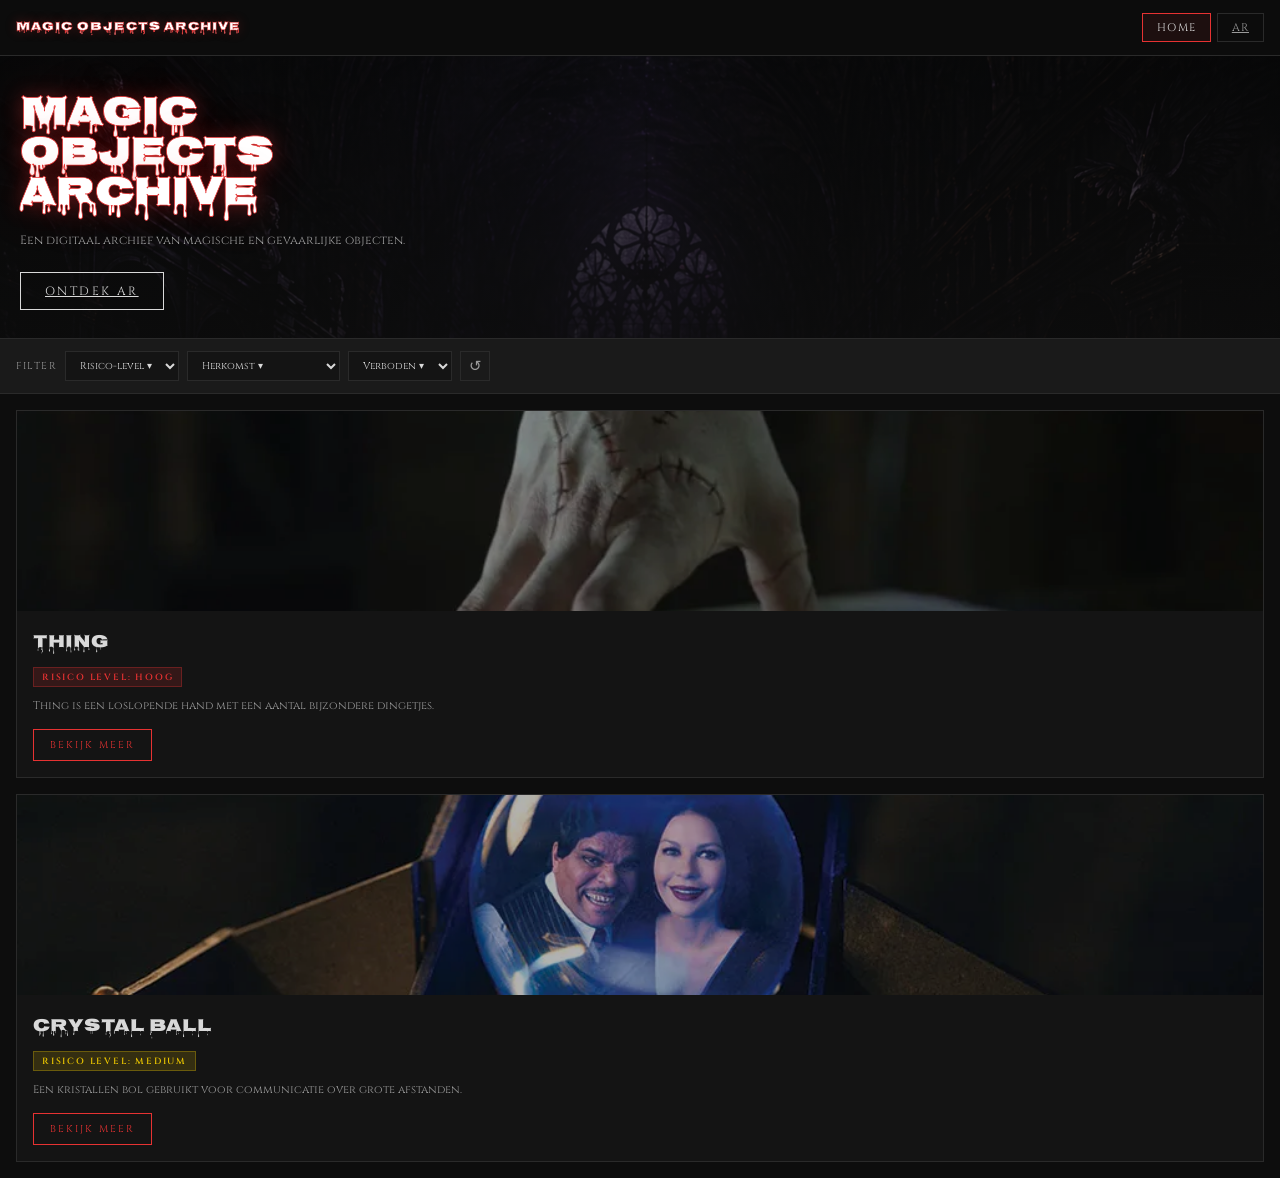
<file: index.html>
<!DOCTYPE html>
<html lang="nl">
<head>
  <meta charset="UTF-8">
  <meta name="viewport" content="width=device-width, initial-scale=1.0">
  <title>Magic Objects Archive</title>
  <link href="https://fonts.googleapis.com/css2?family=Nosifer&family=Cinzel:wght@400;600&family=Cinzel+Decorative:wght@400&display=swap" rel="stylesheet">
  <link rel="stylesheet" href="style.css">
</head>
<body>

<!-- Navigatie -->
<nav>
  <div class="nav-logo">MAGIC OBJECTS ARCHIVE</div>
  <div class="nav-knoppen">
    <button class="nav-knop actief" onclick="showPage('home')">Home</button>
    <a href="ar.html" class="nav-knop">AR</a>
  </div>
</nav>

<!-- Homepage -->
<div id="pagina-home" class="pagina actief">

  <div class="hero">
    <h1 class="hero-titel">MAGIC<br>OBJECTS<br>ARCHIVE</h1>
    <p class="hero-tekst">Een digitaal archief van magische en gevaarlijke objecten.</p>
    <a href="ar.html" class="knop-rood">ONTDEK AR</a>
  </div>

  <div class="filter-balk">
    <span class="filter-label">Filter</span>
    <select class="filter-select" id="filter-risico" onchange="filterToepassen()">
      <option value="">Risico-level ▾</option>
      <option value="hoog">Hoog</option>
      <option value="medium">Medium</option>
      <option value="laag">Laag</option>
    </select>
    <select class="filter-select" id="filter-herkomst" onchange="filterToepassen()">
      <option value="">Herkomst ▾</option>
      <option value="onbekend">Onbekend</option>
      <option value="nevermore">Nevermore Academy</option>
      <option value="addams">Addams Familie</option>
    </select>
    <select class="filter-select" id="filter-verboden" onchange="filterToepassen()">
      <option value="">Verboden ▾</option>
      <option value="ja">Verboden</option>
      <option value="nee">Toegestaan</option>
    </select>
    <button class="filter-reset" onclick="filterResetten()" title="Reset filters">↺</button>
  </div>

  <div class="objecten-lijst" id="objecten-lijst">
    <!-- Wordt ingeladen via JavaScript -->
  </div>

</div>

<!-- Detail pagina -->
<div id="pagina-detail" class="pagina">
  <button class="terug-knop" onclick="showPage('home')">← TERUG</button>
  <div id="detail-inhoud"></div>
</div>



<!-- Fout modal -->
<div class="modal-achtergrond" id="fout-modal" onclick="modalSluiten(event)">
  <div class="modal-box">
    <div class="modal-hoofd">
      <span class="modal-hoofd-tekst">Er is een fout opgetreden!</span>
      <button class="modal-sluit" onclick="closeModal()">✕</button>
    </div>
    <div class="modal-inhoud" id="modal-tekst">
      <strong>AR kan niet geladen worden, omdat er geen cameratoesteming is.</strong>
      Ga naar instellingen en zet cameratoesteming aan!
    </div>
    <div class="modal-footer">
      <button class="modal-sluit-knop" onclick="closeModal()">Sluiten</button>
    </div>
  </div>
</div>


<script src="script.js"></script>
</body>
</html>
</file>
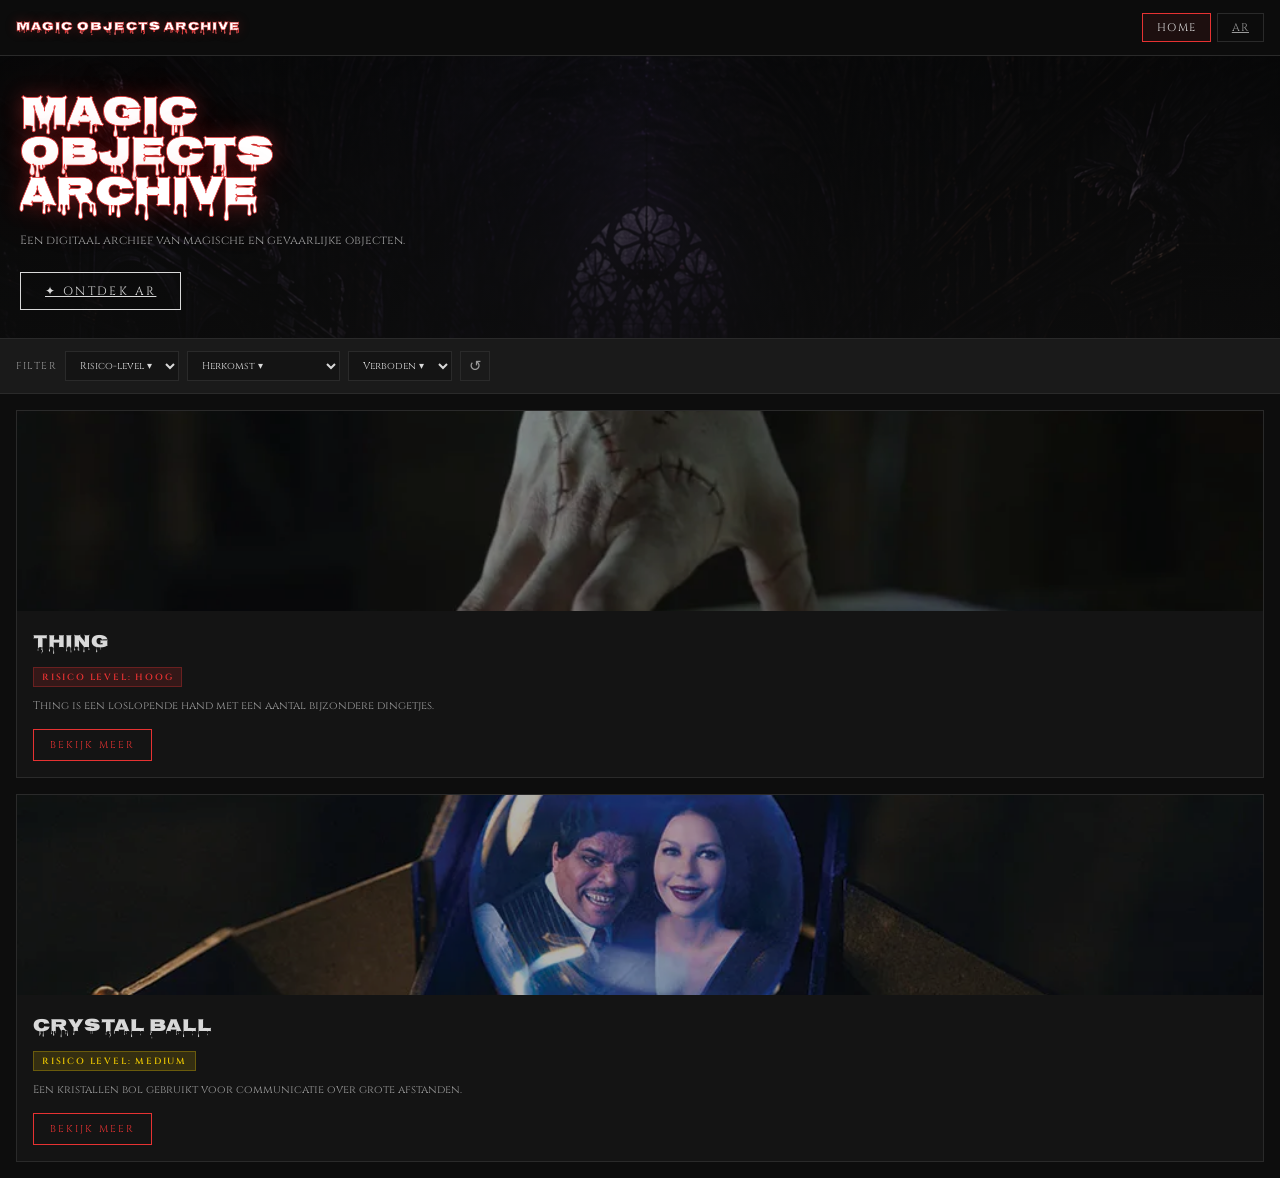
<file: magic-objects-archive.html>
<!DOCTYPE html>
<html lang="nl">
<head>
  <meta charset="UTF-8">
  <meta name="viewport" content="width=device-width, initial-scale=1.0">
  <title>Magic Objects Archive</title>
  <link href="https://fonts.googleapis.com/css2?family=Nosifer&family=Cinzel:wght@400;600&family=Cinzel+Decorative:wght@400&display=swap" rel="stylesheet">
  <link rel="stylesheet" href="style.css">
</head>
<body>

<!-- Navigatie -->
<nav>
  <div class="nav-logo">MAGIC OBJECTS ARCHIVE</div>
  <div class="nav-knoppen">
    <button class="nav-knop actief" onclick="showPage('home')">Home</button>
    <a href="ar.html" class="nav-knop">AR</a>
  </div>
</nav>

<!-- Homepage -->
<div id="pagina-home" class="pagina actief">

  <div class="hero">
    <h1 class="hero-titel">MAGIC<br>OBJECTS<br>ARCHIVE</h1>
    <p class="hero-tekst">Een digitaal archief van magische en gevaarlijke objecten.</p>
    <a href="ar.html" class="knop-rood">✦ ONTDEK AR</a>
  </div>

  <div class="filter-balk">
    <span class="filter-label">Filter</span>
    <select class="filter-select" id="filter-risico" onchange="filterToepassen()">
      <option value="">Risico-level ▾</option>
      <option value="hoog">Hoog</option>
      <option value="medium">Medium</option>
      <option value="laag">Laag</option>
    </select>
    <select class="filter-select" id="filter-herkomst" onchange="filterToepassen()">
      <option value="">Herkomst ▾</option>
      <option value="onbekend">Onbekend</option>
      <option value="nevermore">Nevermore Academy</option>
      <option value="addams">Addams Familie</option>
    </select>
    <select class="filter-select" id="filter-verboden" onchange="filterToepassen()">
      <option value="">Verboden ▾</option>
      <option value="ja">Verboden</option>
      <option value="nee">Toegestaan</option>
    </select>
    <button class="filter-reset" onclick="filterResetten()" title="Reset filters">↺</button>
  </div>

  <div class="objecten-lijst" id="objecten-lijst">
    <!-- Wordt ingeladen via JavaScript -->
  </div>

</div>

<!-- Detail pagina -->
<div id="pagina-detail" class="pagina">
  <button class="terug-knop" onclick="showPage('home')">← TERUG</button>
  <div id="detail-inhoud"></div>
</div>



<!-- Fout modal -->
<div class="modal-achtergrond" id="fout-modal" onclick="modalSluiten(event)">
  <div class="modal-box">
    <div class="modal-hoofd">
      <span class="modal-hoofd-tekst">⚠ Er is een fout opgetreden!</span>
      <button class="modal-sluit" onclick="closeModal()">✕</button>
    </div>
    <div class="modal-inhoud" id="modal-tekst">
      <strong>AR kan niet geladen worden, omdat er geen cameratoesteming is.</strong>
      Ga naar instellingen en zet cameratoesteming aan!
    </div>
    <div class="modal-footer">
      <button class="modal-sluit-knop" onclick="closeModal()">Sluiten</button>
    </div>
  </div>
</div>


<script src="script.js"></script>
</body>
</html>
</file>
<file: style.css>
/* Kleuren */
:root {
  --zwart: #0D0D0D;
  --donkergrijs: #1A1A1A;
  --kaartkleur: #141414;
  --tekst: #D9D9D9;
  --tekst-alt: #9A9A9A;
  --rood: #E63232;
  --paars: #9561D0;
  --goud: #E6C200;
  --rand: #2A2A2A;
  --nav-hoogte: 56px;
}

* {
  margin: 0;
  padding: 0;
  box-sizing: border-box;
}

body {
  background-color: var(--zwart);
  color: var(--tekst);
  font-family: 'Cinzel', serif;
  min-height: 100vh;
}

/* Navigatie */
nav {
  position: fixed;
  top: 0;
  left: 0;
  right: 0;
  height: var(--nav-hoogte);
  background-color: rgba(13, 13, 13, 0.95);
  border-bottom: 1px solid var(--rand);
  display: flex;
  align-items: center;
  justify-content: space-between;
  padding: 0 16px;
  z-index: 100;
}

.nav-logo {
  font-family: 'Nosifer', cursive;
  font-size: 12px;
  letter-spacing: 0.08em;
  text-transform: uppercase;
  color: #fff;
  -webkit-text-stroke: 0.5px var(--rood);
  text-shadow: 0 0 12px rgba(230, 50, 50, 0.35);
}

.nav-knoppen {
  display: flex;
  gap: 6px;
}

.nav-knop {
  background: none;
  border: 1px solid var(--rand);
  color: var(--tekst-alt);
  font-family: 'Cinzel', serif;
  font-size: 11px;
  letter-spacing: 0.1em;
  padding: 6px 14px;
  cursor: pointer;
  text-transform: uppercase;
}

.nav-knop:hover,
.nav-knop.actief {
  border-color: var(--rood);
  color: var(--tekst);
  background-color: rgba(230, 50, 50, 0.08);
}

/* Pagina's */
.pagina {
  display: none;
  padding-top: var(--nav-hoogte);
  min-height: 100vh;
}

.pagina.actief {
  display: block;
}

/* Hero sectie */
.hero {
  padding: 40px 20px 28px;
  position: relative;
  overflow: hidden;
  background-image: url('img/hero-banner-image.png');
  background-size: cover;
  background-position: center top;
}

.hero::before {
  content: '';
  position: absolute;
  top: 0; left: 0; right: 0; bottom: 0;
  background: linear-gradient(to bottom, rgba(13,13,13,0.55) 0%, rgba(13,13,13,0.88) 100%);
  pointer-events: none;
}

.hero > * {
  position: relative;
  z-index: 1;
}

.hero-titel {
  font-family: 'Nosifer', cursive;
  font-size: 40px;
  line-height: 1;
  color: #fff;
  -webkit-text-stroke: 0.75px var(--rood);
  text-shadow: 0 0 20px rgba(230, 50, 50, 0.4), 0 0 60px rgba(230, 50, 50, 0.15);
  animation: flikkeren 6s infinite;
}

@keyframes flikkeren {
  0%, 97%, 100% { opacity: 1; }
  98% { opacity: 0.8; }
  99% { opacity: 1; }
}


.hero-tekst {
  font-size: 12px;
  color: var(--tekst-alt);
  margin-top: 14px;
  line-height: 1.7;
}

.knop-rood {
  display: inline-block;
  margin-top: 22px;
  padding: 10px 24px;
  background-color: transparent;
  color: var(--tekst);
  font-family: 'Cinzel', serif;
  font-size: 12px;
  letter-spacing: 0.2em;
  text-transform: uppercase;
  border: 1px solid var(--tekst);
  cursor: pointer;
}

.knop-rood:hover {
  border-color: var(--rood);
  color: var(--rood);
}

/* Filter balk */
.filter-balk {
  display: flex;
  align-items: center;
  gap: 8px;
  padding: 12px 16px;
  background-color: var(--donkergrijs);
  border-top: 1px solid var(--rand);
  border-bottom: 1px solid var(--rand);
  overflow-x: auto;
}

.filter-label {
  font-size: 10px;
  letter-spacing: 0.15em;
  color: var(--tekst-alt);
  text-transform: uppercase;
  white-space: nowrap;
  flex-shrink: 0;
}

.filter-select {
  background-color: var(--kaartkleur);
  border: 1px solid var(--rand);
  color: var(--tekst);
  font-family: 'Cinzel', serif;
  font-size: 10px;
  padding: 6px 10px;
  cursor: pointer;
  outline: none;
  flex-shrink: 0;
}

.filter-reset {
  background: none;
  border: 1px solid var(--rand);
  color: var(--tekst-alt);
  font-size: 15px;
  width: 30px;
  height: 30px;
  cursor: pointer;
  flex-shrink: 0;
}

.filter-reset:hover {
  border-color: var(--rood);
  color: var(--rood);
}

/* Object kaarten */
.objecten-lijst {
  padding: 16px;
  display: flex;
  flex-direction: column;
  gap: 16px;
}

.object-kaart {
  background-color: var(--kaartkleur);
  border: 1px solid var(--rand);
  cursor: pointer;
  overflow: hidden;
}

.object-kaart:hover {
  border-color: var(--rood);
}

.kaart-afbeelding {
  width: 100%;
  height: 200px;
  object-fit: cover;
  display: block;
  filter: brightness(0.7);
}

.object-kaart:hover .kaart-afbeelding {
  filter: brightness(0.85);
}

.kaart-inhoud {
  padding: 16px;
}

.kaart-naam {
  font-family: 'Nosifer', cursive;
  font-size: 18px;
  color: var(--tekst);
}

/* Risico badge */
.risico-badge {
  display: inline-block;
  padding: 3px 8px;
  font-size: 9px;
  letter-spacing: 0.2em;
  text-transform: uppercase;
  font-weight: 600;
  margin-top: 8px;
  border: 1px solid;
}

.risico-hoog {
  background-color: rgba(230, 50, 50, 0.15);
  color: var(--rood);
  border-color: rgba(230, 50, 50, 0.3);
}

.risico-medium {
  background-color: rgba(230, 194, 0, 0.15);
  color: var(--goud);
  border-color: rgba(230, 194, 0, 0.3);
}

.risico-laag {
  background-color: rgba(149, 97, 208, 0.15);
  color: var(--paars);
  border-color: rgba(149, 97, 208, 0.3);
}

.kaart-beschrijving {
  font-size: 11px;
  color: var(--tekst-alt);
  margin-top: 10px;
  line-height: 1.6;
}

.kaart-knop {
  display: inline-block;
  margin-top: 14px;
  padding: 8px 16px;
  border: 1px solid var(--rood);
  color: var(--rood);
  font-size: 10px;
  letter-spacing: 0.2em;
  text-transform: uppercase;
  cursor: pointer;
  background: none;
  font-family: 'Cinzel', serif;
}

.kaart-knop:hover {
  background-color: rgba(230, 50, 50, 0.1);
}

/* Terug knop */
.terug-knop {
  display: flex;
  align-items: center;
  gap: 8px;
  padding: 16px;
  color: var(--tekst-alt);
  font-size: 11px;
  letter-spacing: 0.15em;
  text-transform: uppercase;
  cursor: pointer;
  background: none;
  border: none;
  font-family: 'Cinzel', serif;
}

.terug-knop:hover {
  color: var(--tekst);
}

/* Detail pagina */
.detail-afbeelding {
  width: 100%;
  height: 240px;
  object-fit: cover;
  display: block;
  filter: brightness(0.7);
  border-bottom: 2px solid var(--rood);
}

.detail-inhoud {
  padding: 20px 16px;
}

.detail-naam {
  font-family: 'Nosifer', cursive;
  font-size: 26px;
  color: var(--tekst);
  line-height: 1.1;
}

.detail-tekst {
  font-size: 12px;
  color: var(--tekst-alt);
  line-height: 1.8;
  margin-top: 14px;
}

.detail-sectie {
  margin-top: 20px;
  border-top: 1px solid var(--rand);
  padding-top: 14px;
}

.sectie-titel {
  font-size: 10px;
  letter-spacing: 0.25em;
  text-transform: uppercase;
  color: var(--paars);
  margin-bottom: 6px;
  font-weight: 600;
}

.sectie-inhoud {
  font-size: 12px;
  color: var(--tekst-alt);
  line-height: 1.7;
}

/* Incident log */
.incident-blok {
  background-color: var(--donkergrijs);
  border-left: 3px solid var(--goud);
  padding: 14px;
  margin-top: 10px;
}

.incident-titel {
  font-size: 10px;
  letter-spacing: 0.2em;
  color: var(--goud);
  text-transform: uppercase;
  margin-bottom: 6px;
  font-weight: 600;
}

.incident-tekst {
  font-size: 11px;
  color: var(--tekst-alt);
  line-height: 1.7;
}

.incident-tekst li {
  margin-left: 16px;
  margin-top: 4px;
}

/* Waarschuwing */
.waarschuwing-blok {
  background-color: #2A0A0A;
  border-left: 3px solid var(--rood);
  padding: 14px;
  margin-top: 10px;
}

.waarschuwing-titel {
  font-size: 10px;
  letter-spacing: 0.2em;
  color: var(--rood);
  text-transform: uppercase;
  margin-bottom: 6px;
  font-weight: 600;
}

.waarschuwing-tekst {
  font-size: 11px;
  color: #cc8080;
  line-height: 1.6;
}

/* AR knop op detailpagina */
.knop-ar {
  display: block;
  width: 100%;
  margin-top: 28px;
  padding: 16px;
  background-color: transparent;
  color: var(--tekst);
  font-family: 'Cinzel', serif;
  font-size: 13px;
  letter-spacing: 0.2em;
  text-transform: uppercase;
  border: 1px solid var(--tekst);
  cursor: pointer;
  text-align: center;
}

.knop-ar:hover {
  border-color: var(--rood);
  color: var(--rood);
}

/* Fout modal */
.modal-achtergrond {
  display: none;
  position: fixed;
  top: 0; left: 0; right: 0; bottom: 0;
  background-color: rgba(0,0,0,0.7);
  z-index: 200;
  align-items: center;
  justify-content: center;
  padding: 24px;
}

.modal-achtergrond.zichtbaar {
  display: flex;
}

.modal-box {
  background-color: var(--donkergrijs);
  border: 1px solid var(--rand);
  border-top: 3px solid var(--rood);
  max-width: 340px;
  width: 100%;
}

.modal-hoofd {
  display: flex;
  align-items: center;
  justify-content: space-between;
  padding: 16px;
  border-bottom: 1px solid var(--rand);
  background-color: rgba(230,50,50,0.1);
}

.modal-hoofd-tekst {
  font-size: 13px;
  letter-spacing: 0.1em;
  text-transform: uppercase;
  color: var(--rood);
  font-weight: 600;
}

.modal-sluit {
  background-color: var(--rood);
  border: none;
  color: #fff;
  width: 24px;
  height: 24px;
  cursor: pointer;
  font-size: 14px;
  font-weight: 700;
}

.modal-inhoud {
  padding: 20px 16px;
  font-size: 12px;
  color: var(--tekst-alt);
  line-height: 1.7;
}

.modal-inhoud strong {
  color: var(--tekst);
  display: block;
  margin-bottom: 6px;
}

.modal-footer {
  padding: 0 16px 16px;
}

.modal-sluit-knop {
  display: block;
  width: 100%;
  padding: 12px;
  background: none;
  border: 1px solid var(--rand);
  color: var(--tekst-alt);
  font-family: 'Cinzel', serif;
  font-size: 11px;
  letter-spacing: 0.15em;
  text-transform: uppercase;
  cursor: pointer;
  text-align: center;
}

.modal-sluit-knop:hover {
  border-color: var(--tekst);
  color: var(--tekst);
}

/* AR overlay (zichtbaar over het iframe) */
#ar-overlay {
  position: fixed;
  top: 0; left: 0; right: 0; bottom: 0;
  z-index: 50;
  pointer-events: none;
}

#ar-overlay .terug-knop,
#ar-overlay .ar-paneel,
#ar-overlay .ar-status {
  pointer-events: auto;
}

/* AR status label */
.ar-status {
  position: absolute;
  top: 70px;
  left: 50%;
  transform: translateX(-50%);
  background-color: rgba(13,13,13,0.8);
  border: 1px solid rgba(230,50,50,0.3);
  padding: 4px 14px;
  font-size: 9px;
  letter-spacing: 0.2em;
  text-transform: uppercase;
  color: var(--rood);
  white-space: nowrap;
}

/* Terug knop in AR */
.ar-terug {
  position: absolute;
  top: 60px;
  left: 0;
}

/* Instructie in het midden */
.ar-instructie {
  position: absolute;
  top: 50%;
  left: 50%;
  transform: translate(-50%, -50%);
  background-color: rgba(13,13,13,0.75);
  border: 1px solid var(--rand);
  padding: 14px 20px;
  font-size: 10px;
  letter-spacing: 0.15em;
  text-transform: uppercase;
  color: var(--tekst-alt);
  text-align: center;
  white-space: nowrap;
  pointer-events: none;
}

.ar-instructie span {
  display: block;
  font-size: 8px;
  margin-top: 6px;
  color: var(--paars);
}

/* Crosshair */
.ar-crosshair {
  position: absolute;
  top: 50%;
  left: 50%;
  transform: translate(-50%, -50%);
  width: 20px;
  height: 20px;
  pointer-events: none;
}

.ar-crosshair::before,
.ar-crosshair::after {
  content: '';
  position: absolute;
  background-color: rgba(230, 50, 50, 0.7);
}

.ar-crosshair::before {
  width: 2px; height: 100%;
  left: 50%; transform: translateX(-50%);
}

.ar-crosshair::after {
  width: 100%; height: 2px;
  top: 50%; transform: translateY(-50%);
}

/* AR info paneel onderaan */
.ar-paneel {
  position: absolute;
  bottom: 0; left: 0; right: 0;
  background-color: rgba(13,13,13,0.93);
  border-top: 1px solid var(--rand);
  padding: 16px;
  max-height: 50%;
  overflow-y: auto;
}

.ar-object-naam {
  font-family: 'Nosifer', cursive;
  font-size: 20px;
  color: var(--tekst);
  text-shadow: 0 0 15px rgba(230,50,50,0.4);
}

.ar-object-sub {
  font-size: 9px;
  letter-spacing: 0.2em;
  text-transform: uppercase;
  color: var(--tekst-alt);
  margin-top: 2px;
}

.ar-beschrijving {
  font-size: 11px;
  color: var(--tekst-alt);
  line-height: 1.7;
  margin-top: 10px;
}

.ar-detail-blok {
  margin-top: 12px;
  border-top: 1px solid var(--rand);
  padding-top: 10px;
}

.ar-detail-label {
  font-size: 9px;
  letter-spacing: 0.2em;
  text-transform: uppercase;
  color: var(--paars);
  margin-bottom: 4px;
}

.ar-detail-waarde {
  font-size: 11px;
  color: var(--tekst-alt);
}

.ar-incident-blok {
  background-color: rgba(26,26,26,0.9);
  border-left: 2px solid var(--goud);
  padding: 10px 12px;
  margin-top: 8px;
}

.ar-incident-label {
  font-size: 9px;
  letter-spacing: 0.2em;
  text-transform: uppercase;
  color: var(--goud);
  margin-bottom: 4px;
}

.ar-incident-tekst {
  font-size: 10px;
  color: var(--tekst-alt);
  line-height: 1.6;
}

/* Paneel sluiten knop */
.ar-paneel-sluit {
  position: absolute;
  top: 12px; right: 12px;
  background: none;
  border: 1px solid var(--rand);
  color: var(--tekst-alt);
  font-size: 14px;
  width: 28px; height: 28px;
  cursor: pointer;
  font-family: 'Cinzel', serif;
}

.ar-paneel-sluit:hover {
  border-color: var(--rood);
  color: var(--rood);
}
</file>
